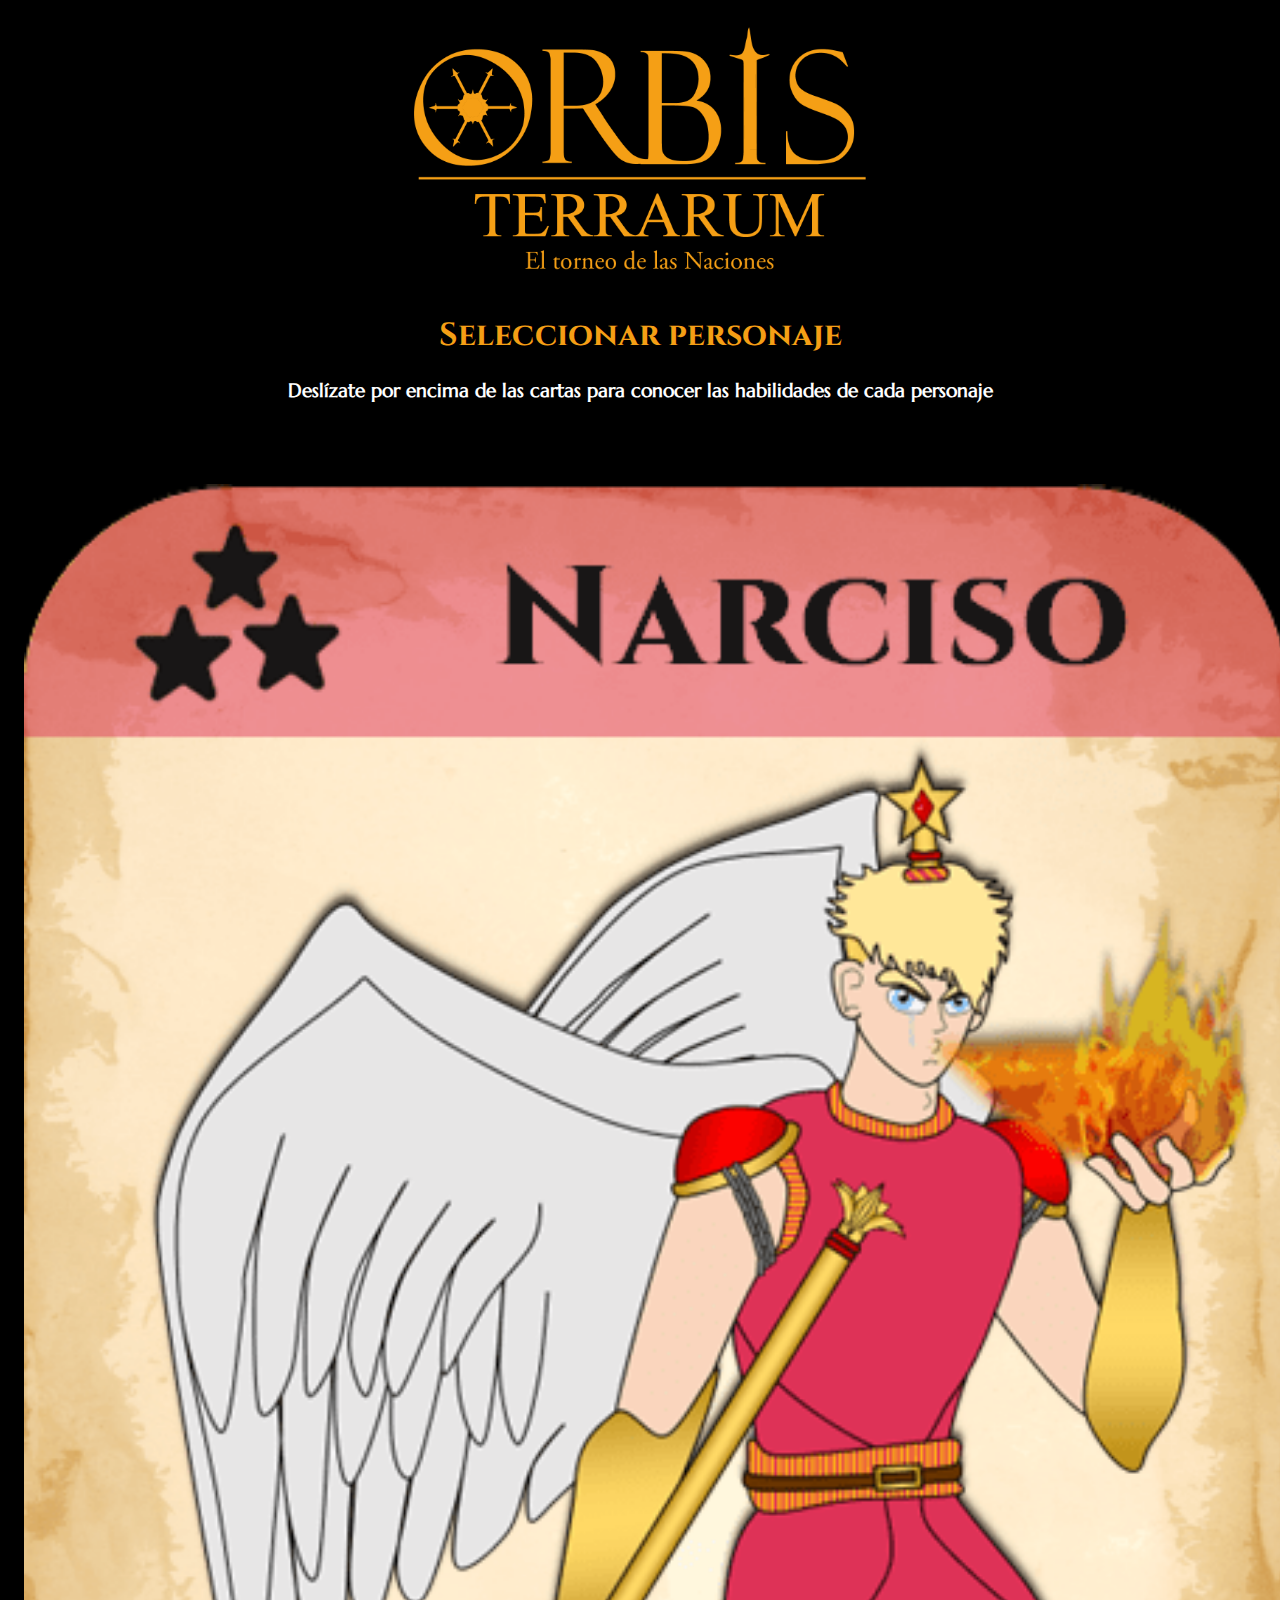
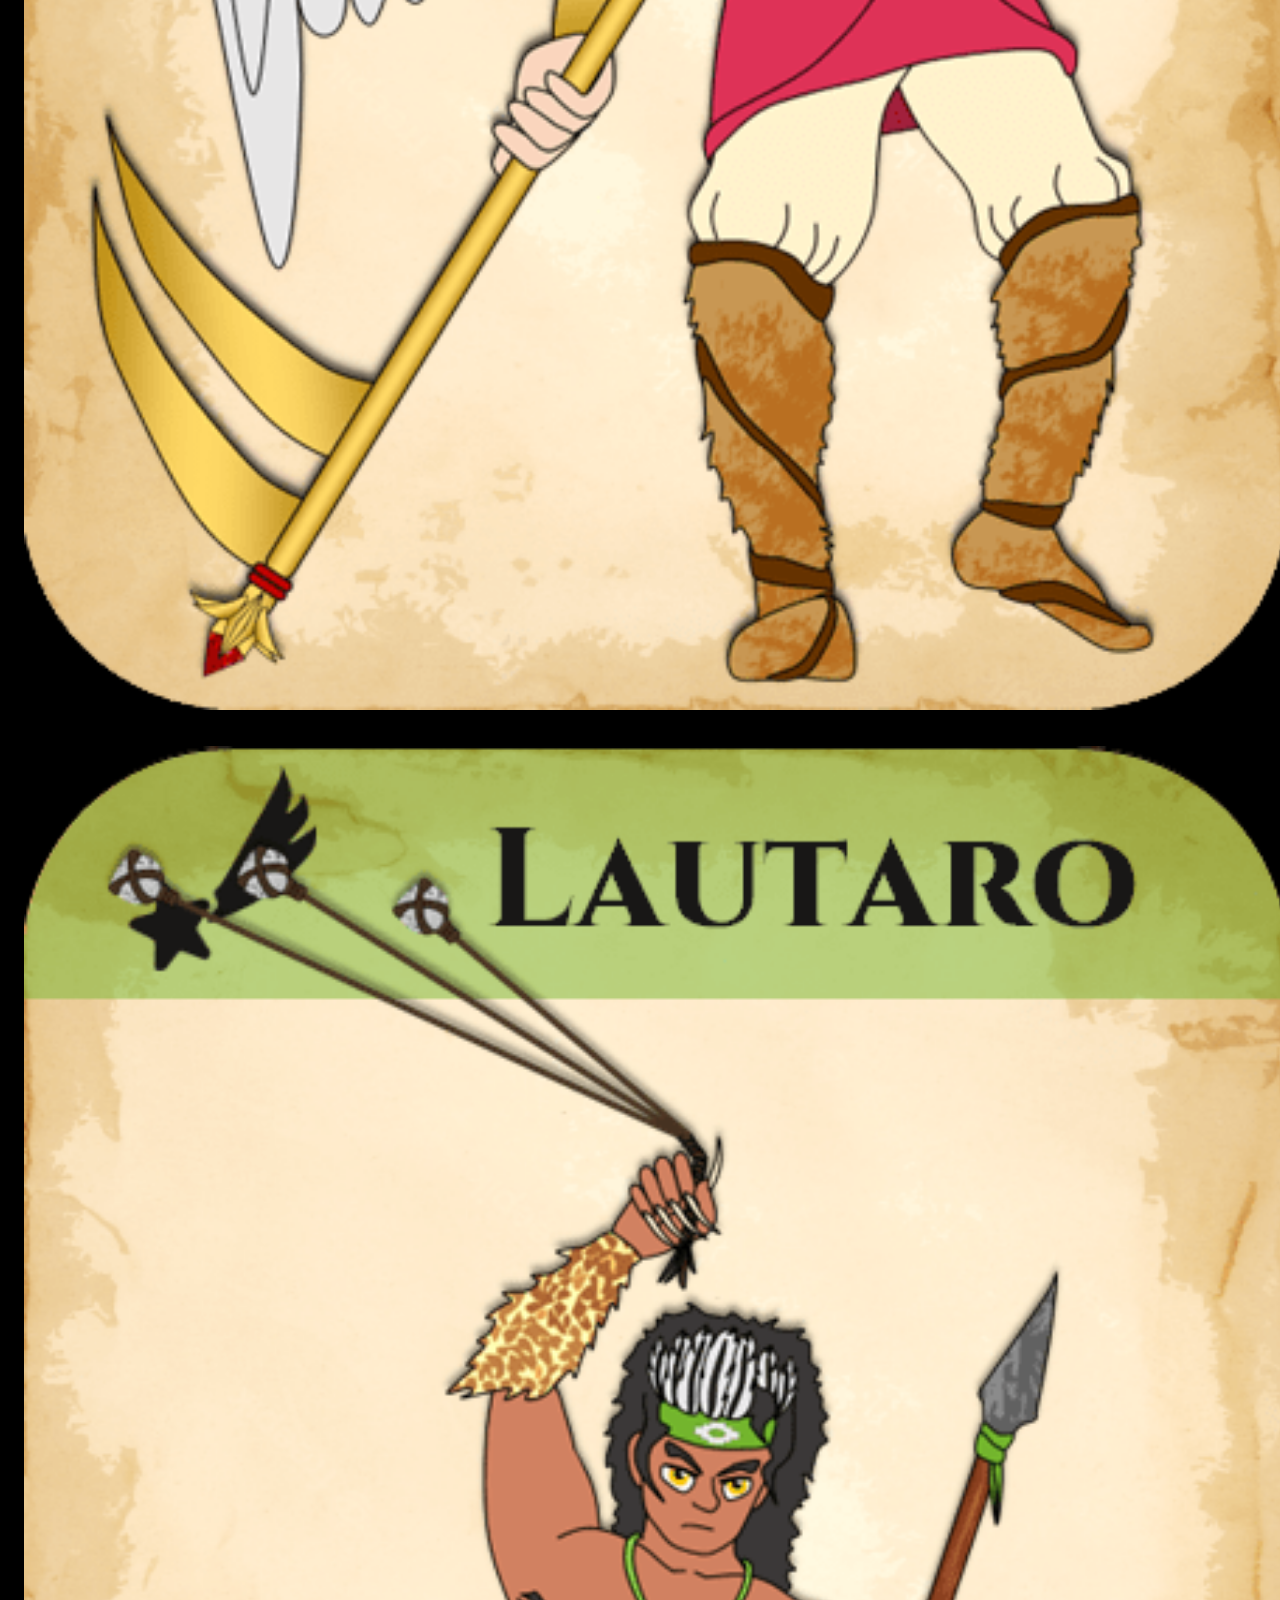
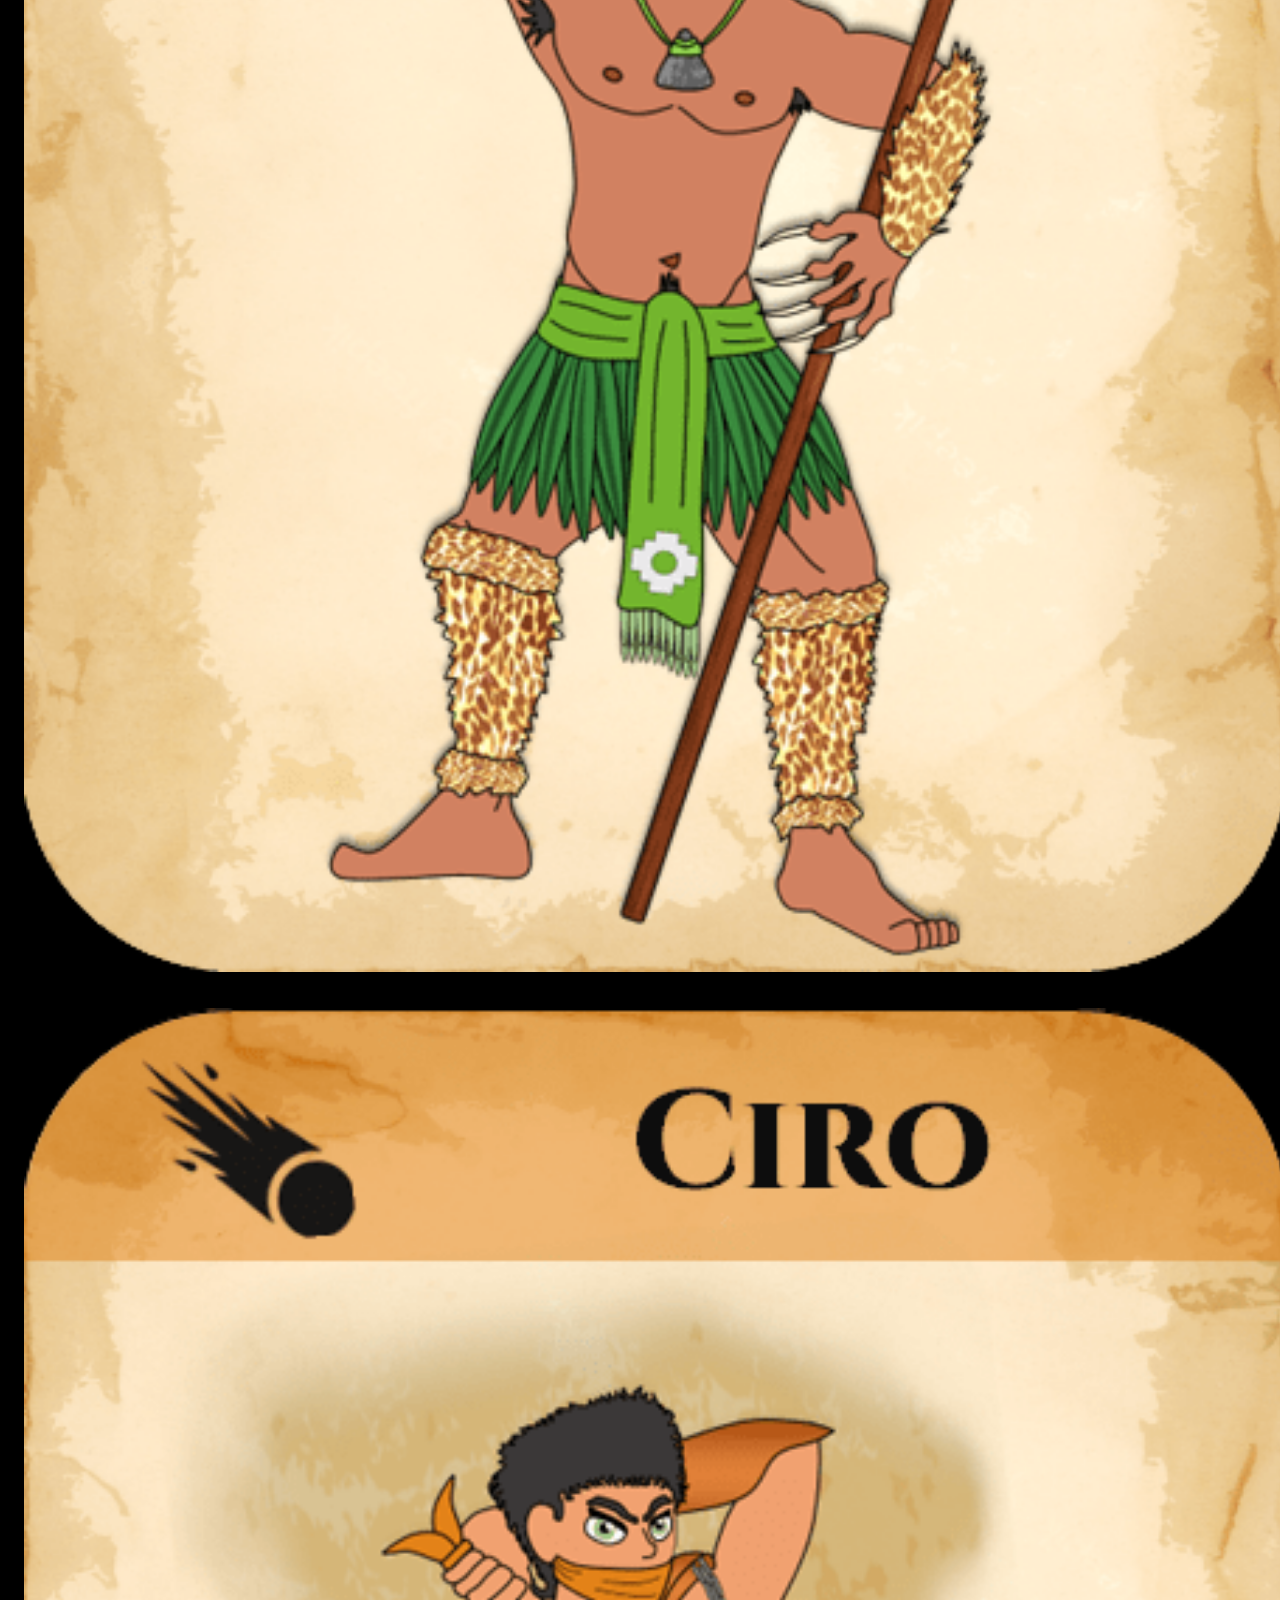
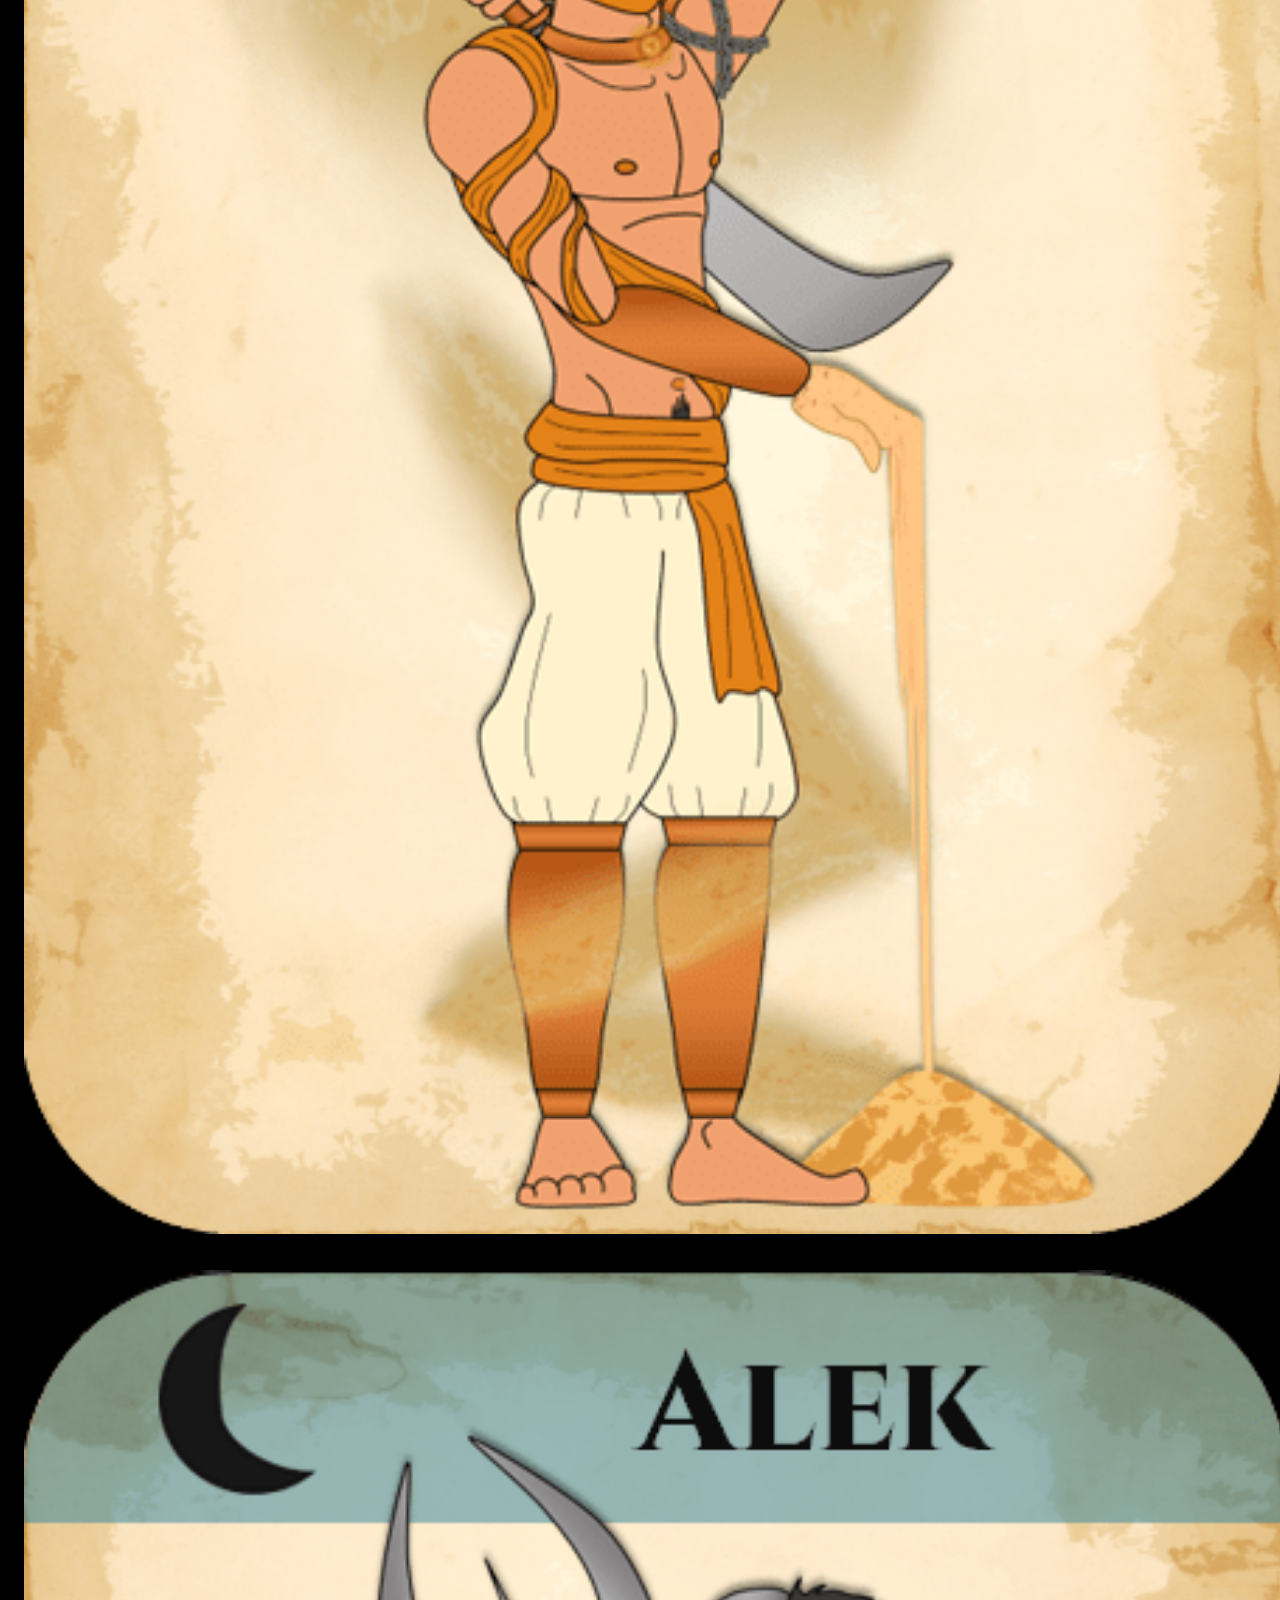
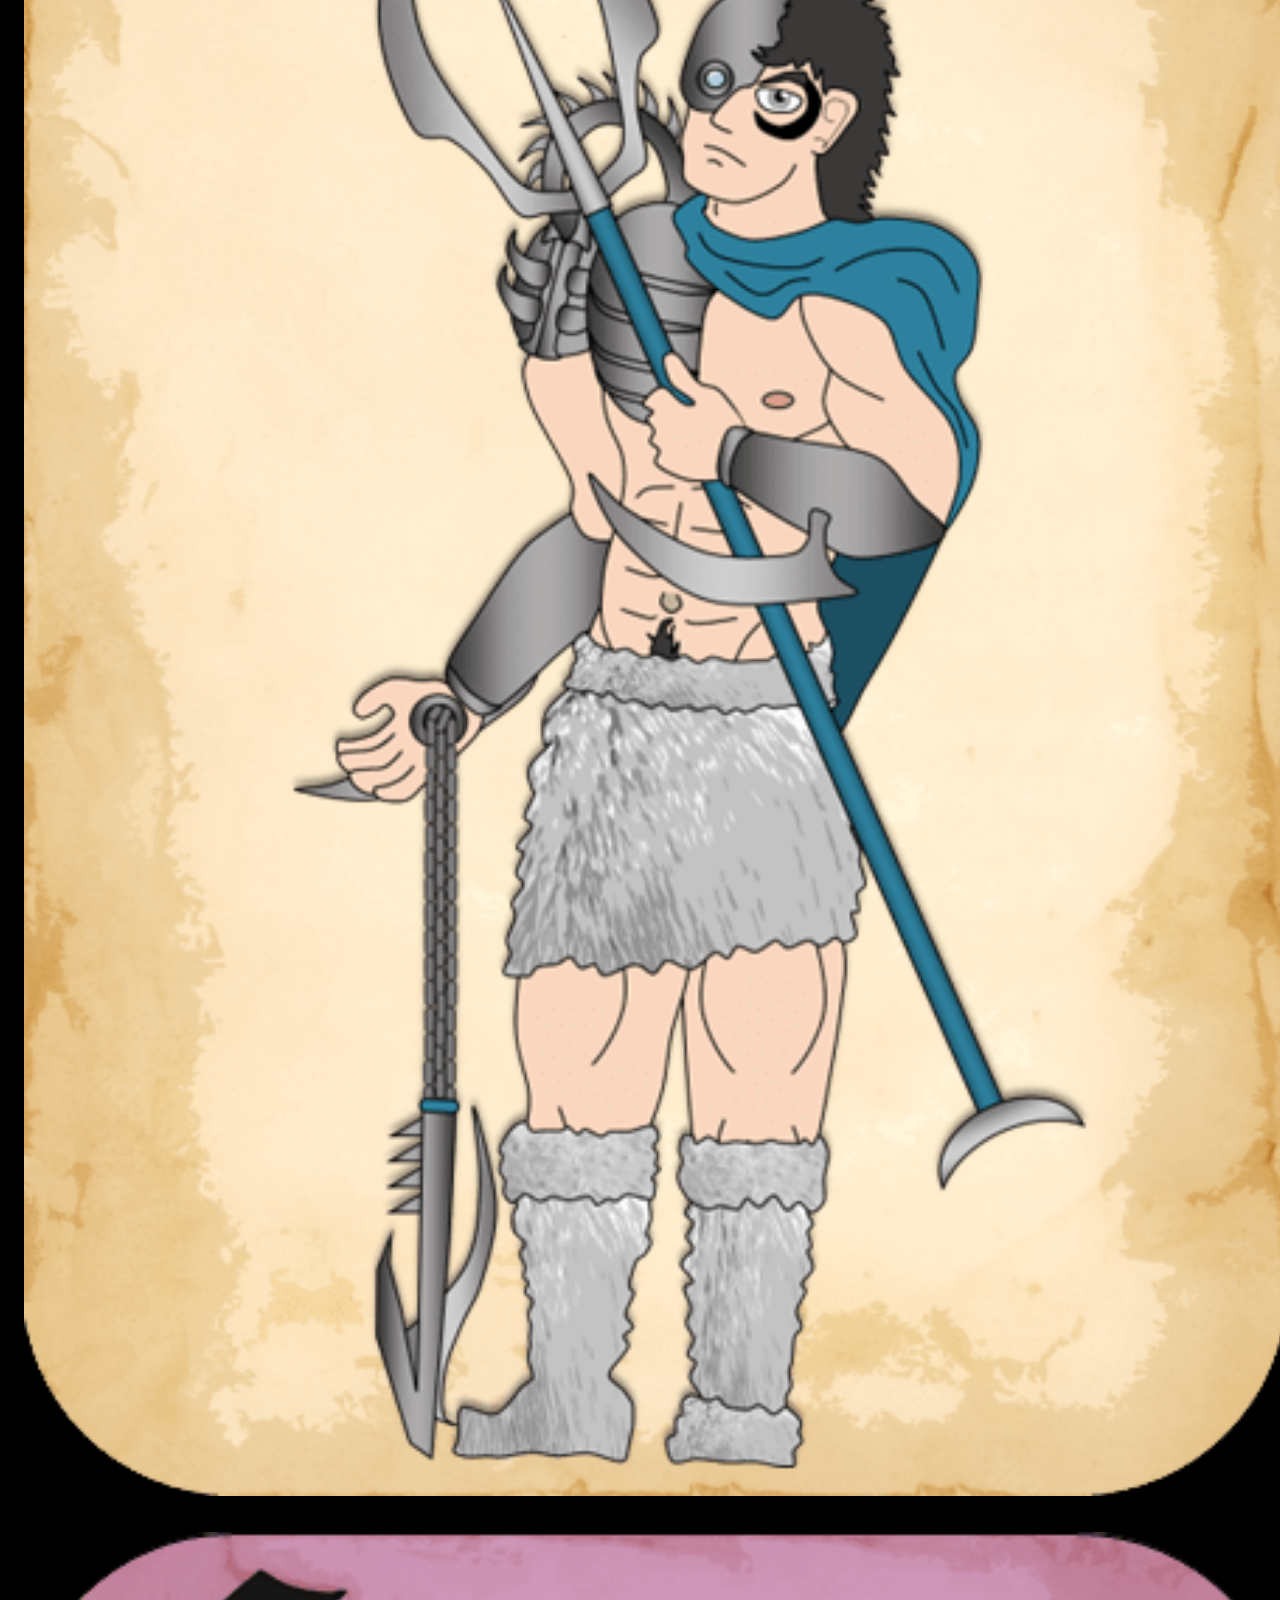
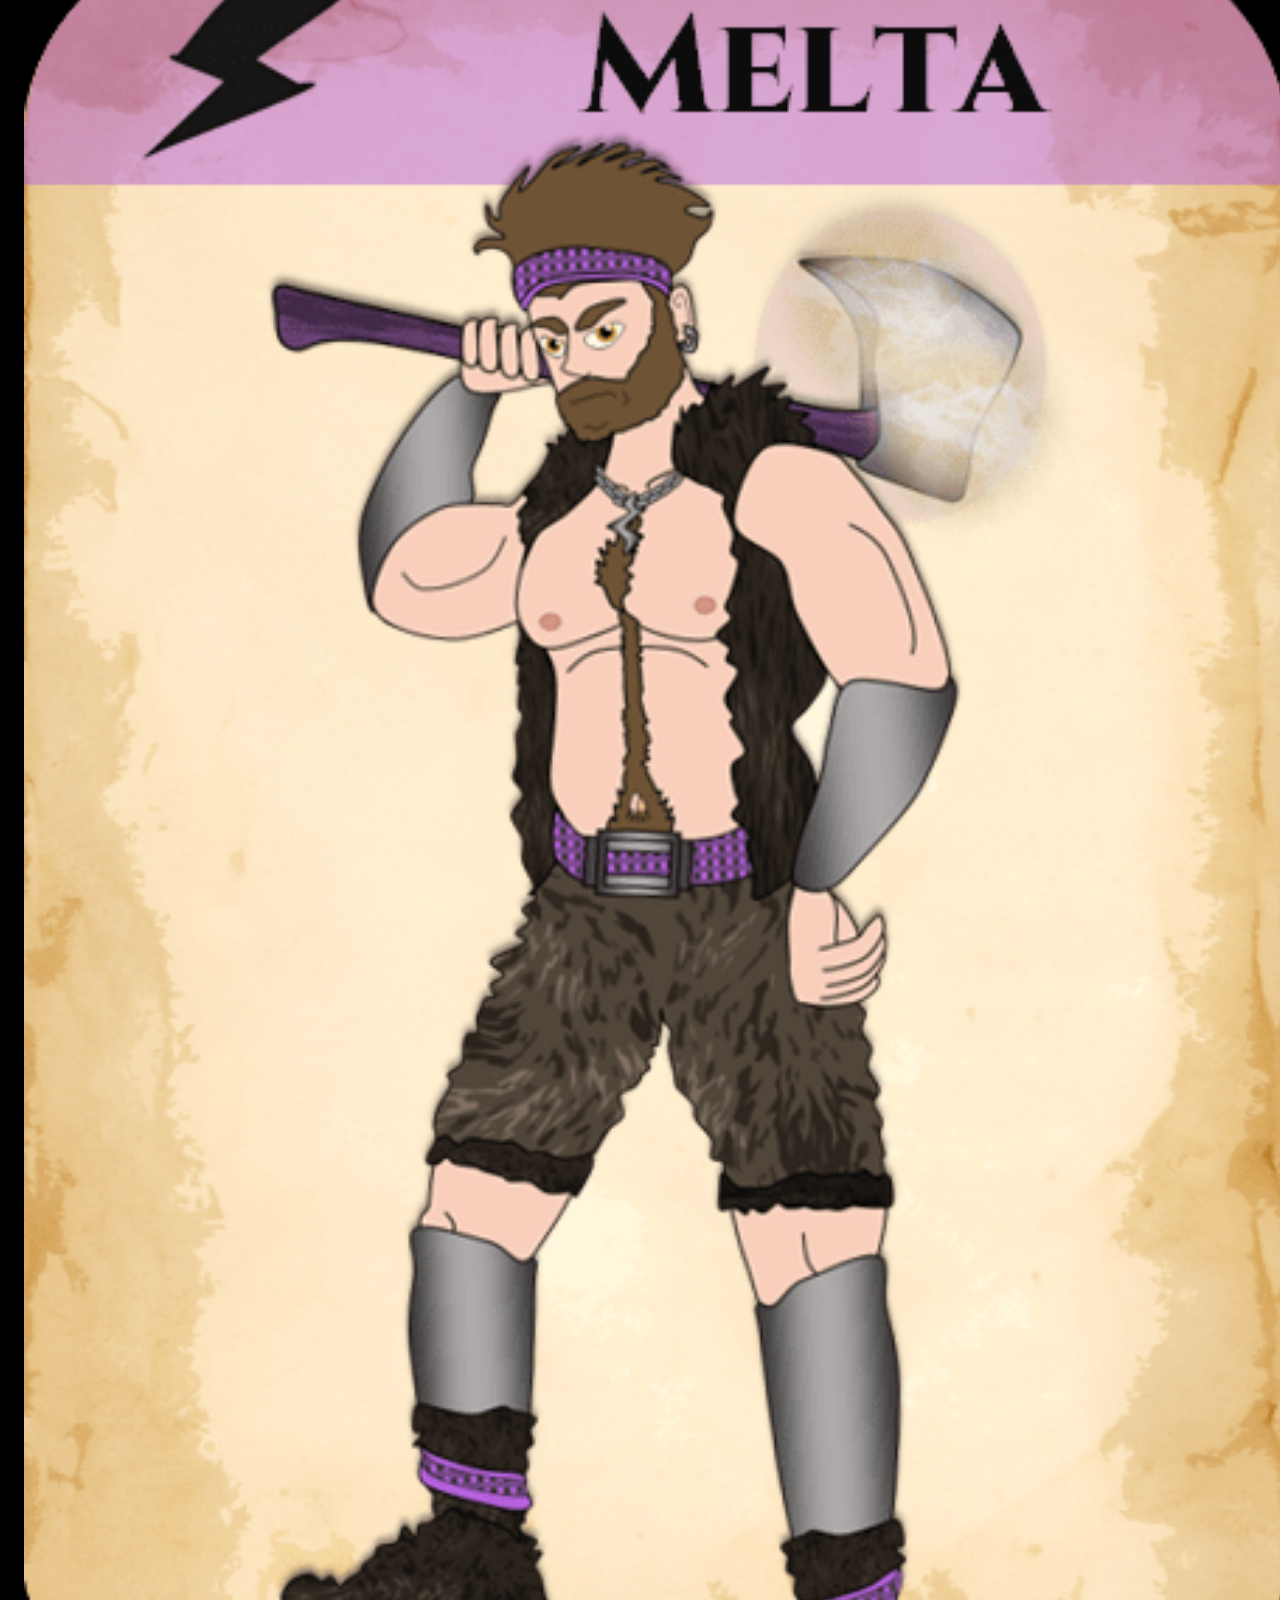
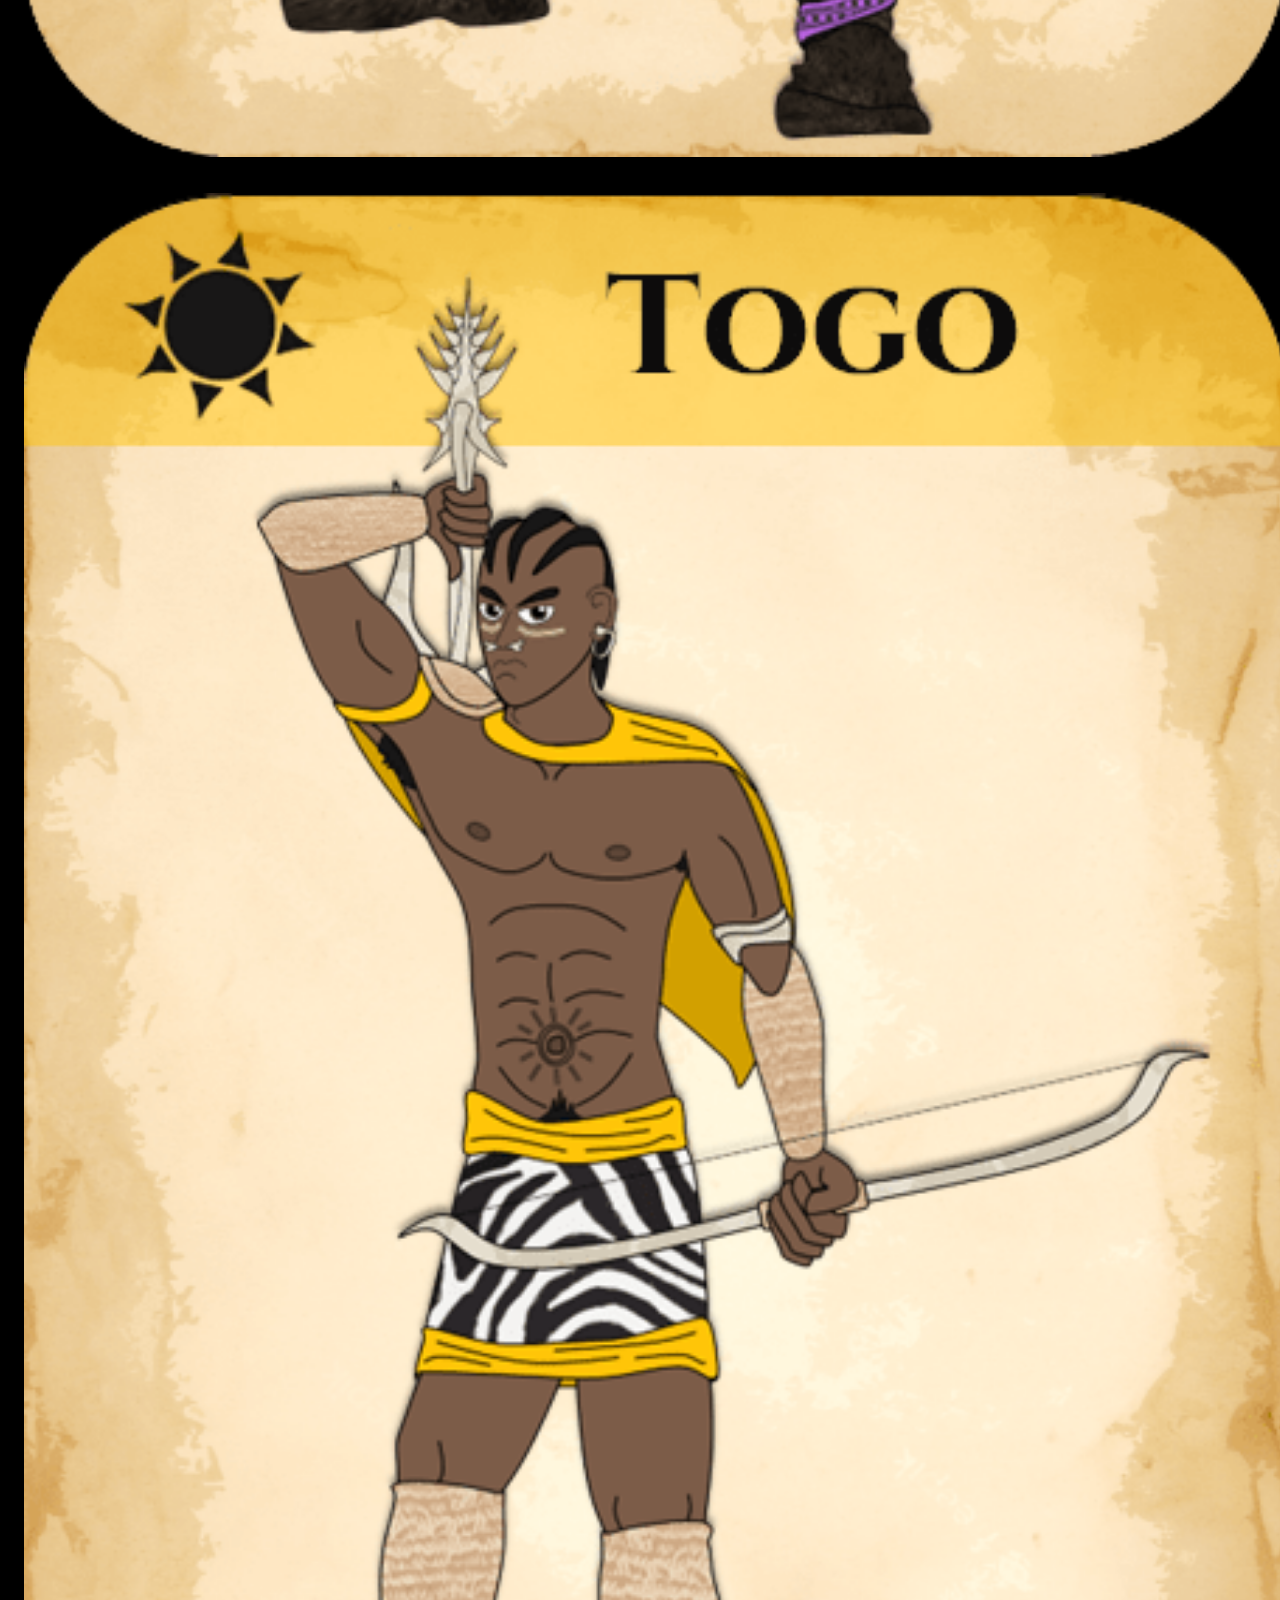
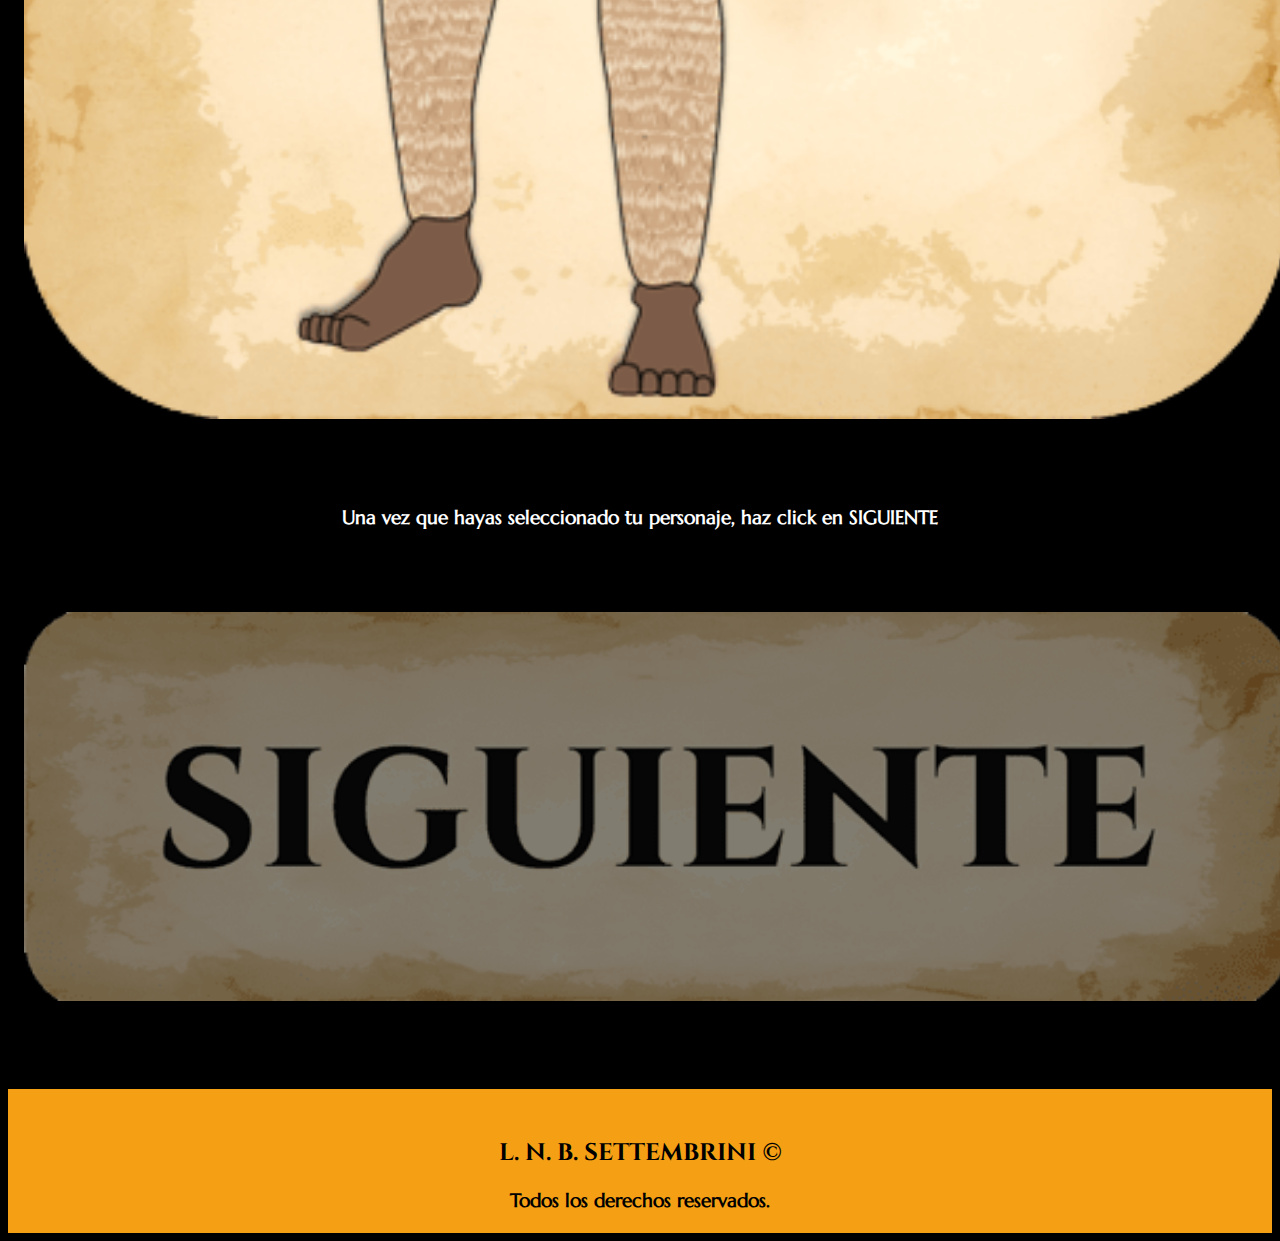
<file: index.html>
<!DOCTYPE html>
<html lang="en">
<head>
    <meta charset="UTF-8">
    <meta http-equiv="X-UA-Compatible" content="IE=edge">
    <meta name="viewport" content="width=device-width, initial-scale=1.0">
    <link href="https://cdn.jsdelivr.net/npm/bootstrap@5.1.3/dist/css/bootstrap.min.css" rel="stylesheet" integrity="sha384-1BmE4kWBq78iYhFldvKuhfTAU6auU8tT94WrHftjDbrCEXSU1oBoqyl2QvZ6jIW3" crossorigin="anonymous">
    <link rel="shortcut icon" type="image/png" href="./img/favicon.png">
    <link rel="stylesheet" href="./css/style.css">
    <link rel="preconnect" href="https://fonts.googleapis.com">
    <link rel="preconnect" href="https://fonts.gstatic.com" crossorigin>
    <link href="https://fonts.googleapis.com/css2?family=Cinzel:wght@800&family=Marcellus&display=swap" rel="stylesheet">
    <title>ORBIS TERRARUM | Seleccionar personaje</title>
</head>
<body>
    <header>
        <a href="index.html"><img class="encabezado" src="./img/titulo.png" alt="Orbis Terrarum, el torneo de las naciones"></a>
        <h1> Seleccionar personaje </h1>
        <h3 class="instrucciones">Deslízate por encima de las cartas para conocer las habilidades de cada personaje</h3>
        <div class="separador"></div>
    </header>
    <main>
        <div class="container-fluid">
            <div class="row">
                <div class="col col-12 col-sm-12 col-md-4 col-xl-2">
                    <img class="carta" width="100%" src="./img/narciso.png" onmouseout="this.src='./img/narciso.png';" onmouseover="this.src='./img/narciso2.png';" alt="Narciso" id="narciso" onclick="seleccionarNarciso()">
                    </div>
                    <div class="col col-12 col-sm-12 col-md-4 col-xl-2">
                        <img class="carta" width="100%" src="./img/lautaro.png" onmouseout="this.src='./img/lautaro.png';" onmouseover="this.src='./img/lautaro2.png';" alt="Lautaro" id="lautaro" onclick="seleccionarLautaro()">
                    </div>
                    <div class="col col-12 col-sm-12 col-md-4 col-xl-2">
                        <img class="carta" width="100%" src="./img/ciro.png" onmouseout="this.src='./img/ciro.png';" onmouseover="this.src='./img/ciro2.png';" alt="Ciro" id="ciro" onclick="seleccionarCiro()">
                    </div>
                    <div class="col col-12 col-sm-12 col-md-4 col-xl-2">
                        <img class="carta" width="100%" src="./img/alek.png" onmouseout="this.src='./img/alek.png';" onmouseover="this.src='./img/alek2.png';" alt="Alek" id="alek" onclick="seleccionarAlek()">
                    </div>
                    <div class="col col-12 col-sm-12 col-md-4 col-xl-2">
                        <img class="carta" width="100%" src="./img/melta.png" onmouseout="this.src='./img/melta.png';" onmouseover="this.src='./img/melta2.png';" alt="Melta" id="melta" onclick="seleccionarMelta()">
                    </div>
                    <div class="col col-12 col-sm-12 col-md-4 col-xl-2">
                        <img class="carta" width="100%" src="./img/togo.png" onmouseout="this.src='./img/togo.png';" onmouseover="this.src='./img/togo2.png';" alt="Togo" id="togo" onclick="seleccionarTogo()">
                    </div>
            </div>
        </div>
        <div class="separador"></div>
        <h3 class="instrucciones">Una vez que hayas seleccionado tu personaje, haz click en SIGUIENTE</h3>
        <div class="separador"></div>
        <div class="container-fluid">
            <div class="row">
                <div class="col col-12 col-sm-12 col-md-5 col-xl-5"></div>
                <div class="col col-12 col-sm-12 col-md-2 col-xl-2">
                    <a href="" id="siguiente"><img class="siguiente" width="100%" src="./img/tecla-siguiente.png" alt="Siguiente"></a>
                </div>
            </div>
        </div>
        <div class="separador"></div>
    </main>
    <footer>
        <div class="footercontainer">
            <h2 class="firma">L. N. B. SETTEMBRINI ©</h2>
            <h3 class="derechos">Todos los derechos reservados.</h3>
        </div>
    </footer>
    <script src="https://cdn.jsdelivr.net/npm/bootstrap@5.1.3/dist/js/bootstrap.bundle.min.js" integrity="sha384-ka7Sk0Gln4gmtz2MlQnikT1wXgYsOg+OMhuP+IlRH9sENBO0LRn5q+8nbTov4+1p" crossorigin="anonymous"></script>
    <script src="https://code.jquery.com/jquery-3.6.0.min.js"></script>
    <script src="js/index.js"></script>
</body>
</html>
</file>
<file: css/style.css>
/*Fondo*/
* {
    background-color: #000000;
    font-family: 'Marcellus', serif;
    color: white;
}
/*header*/
h1 {
    font-family: 'Cinzel', serif;
    text-align: center;
    color: #f59f15;
}
.encabezado {
    width: 100%;
}
.encabezado:hover {
    opacity: 75%;
}
.instrucciones{
    font-family: 'Marcellus', serif;
    color: white;
    text-align: center;
}
.separador{
    height: 3rem;
    width: 100%;
    background-color: #000000;
}
/*main*/
.carta{
    padding: 1rem;
    border-radius: 50px;
}
.siguiente{
    border-radius: 50px;
    opacity: 50%;
    padding: 1rem;
}
.siguiente:hover{
    opacity: 100%;
    border-radius: 50px;
    border: #f59f15 double 5px;
}
.menudeataques{
    display: none;
}
.habilidadpasiva{
    border-radius: 50px;
    padding: 1rem;
}
.botondeataque{
    border-radius: 50px;
    opacity: 50%;
    padding: 1rem;
}
.botondeataque:hover{
    opacity: 100%;
}
/*sweetalert*/
.swal-modal {
    background-color: white;
    border: 2px solid #f59f15;
}
.swal-text {
    background-color: white;
    color: black;
    font-family: 'Marcellus', serif;
    font-size: large;
}
.swal-title {
    background-color: white;
    color: black;
    font-family: 'Cinzel', serif;
    font-size: xx-large;
  }
.swal-button {
    color: #000000;
    background-color: #f59f15;
    font-family: 'Cinzel', serif;
}
.swal-footer {
    background-color: white;
  }
/*footer*/
.footercontainer {
    background-color: #f59f15;
    height: 9rem;
    padding: 0;
}
.firma {
    background-color: #f59f15;
    font-family: 'Cinzel', serif;
    text-align: center;
    color: black;
    padding-top: 3rem;
}
.derechos {
    background-color: #f59f15;
    font-family: 'Marcellus', serif;
    text-align: center;
    color: black;
}
</file>
